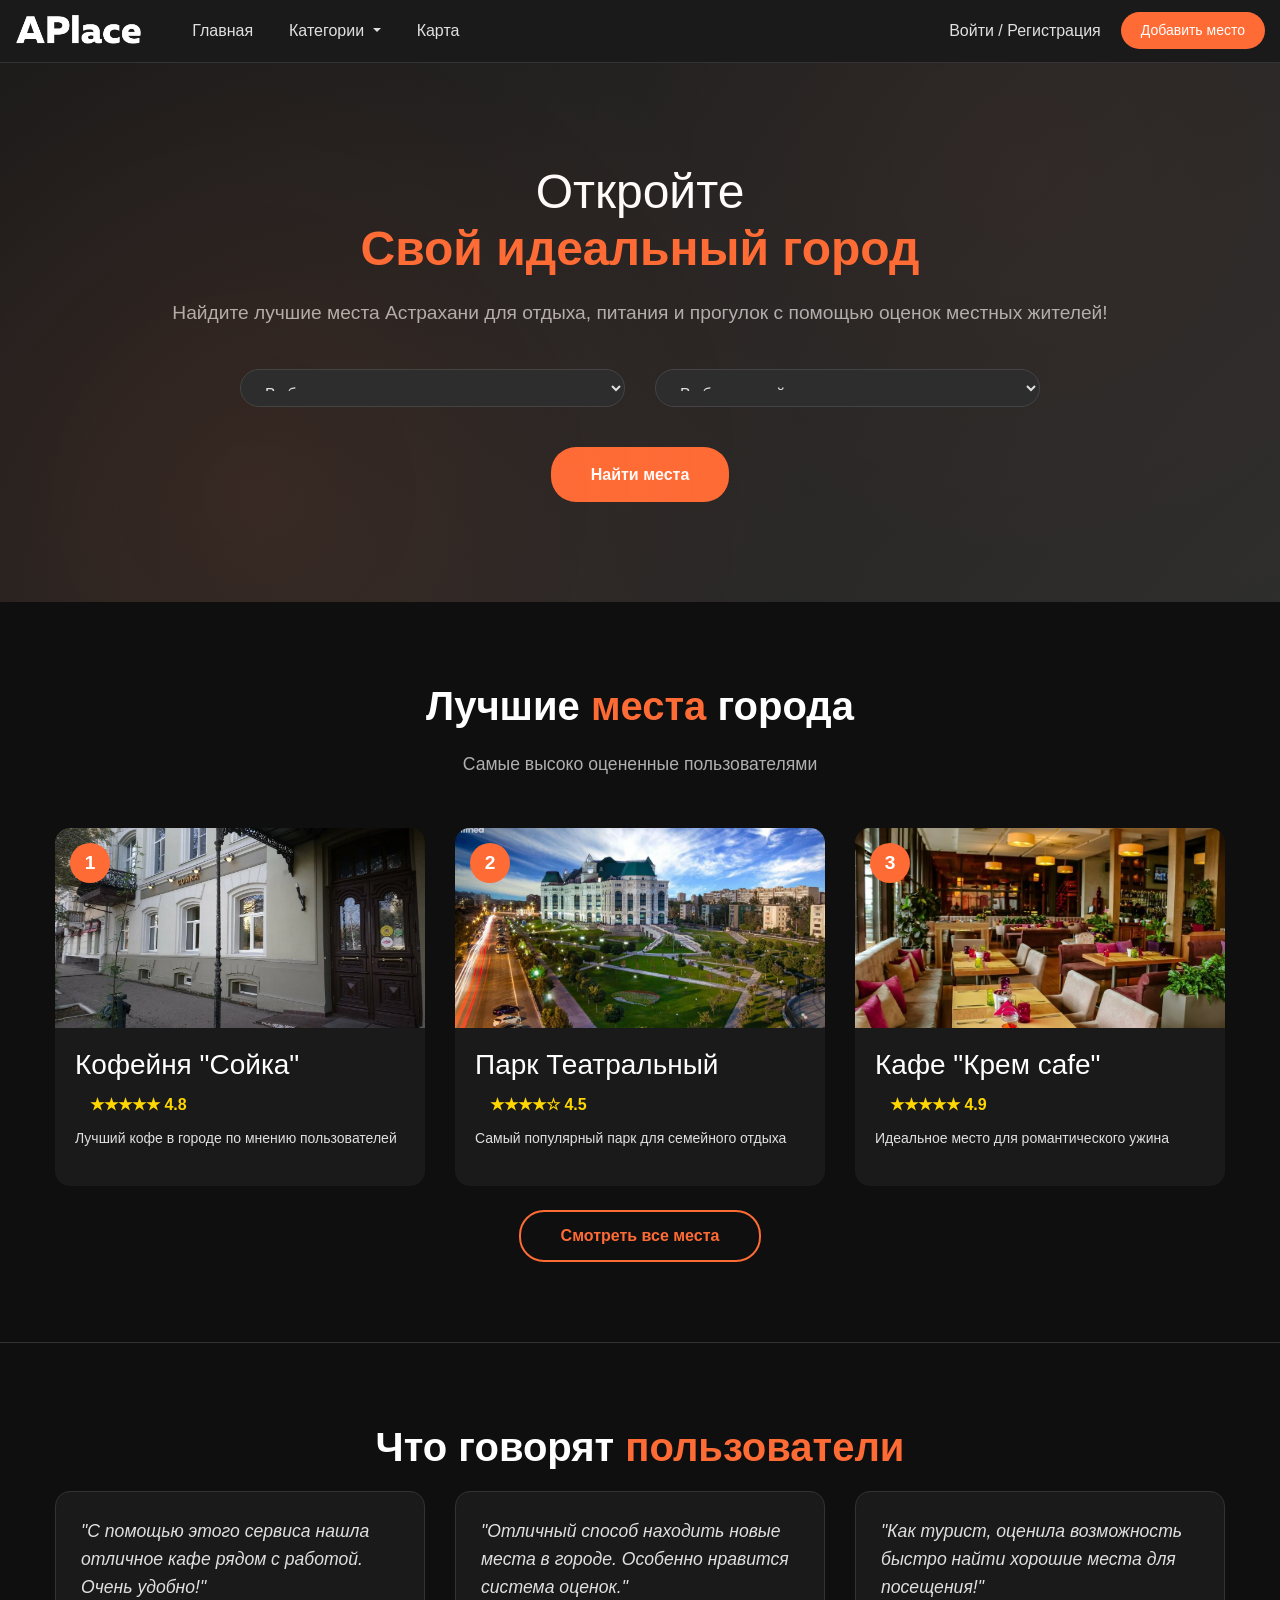
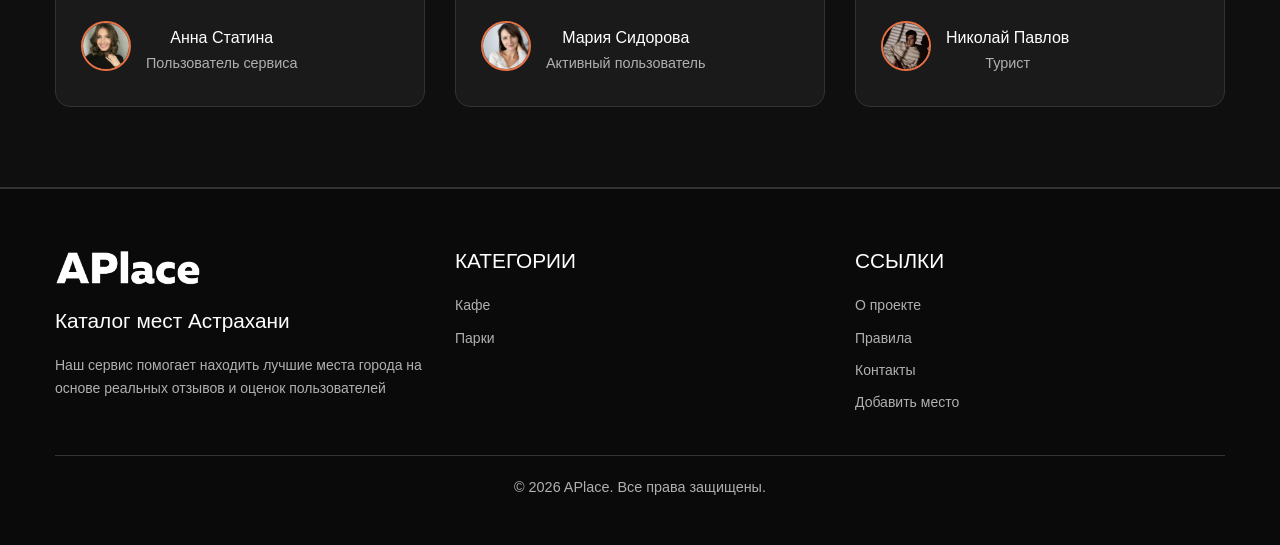
<file: index.html>
<!DOCTYPE html>
<html lang="ru">
<head>
    <meta charset="utf-8">
    <meta name="viewport" content="width=device-width, initial-scale=1">
    <title>APlace - Каталог мест Астрахани</title>
    <link rel="stylesheet" href="css/bootstrap.min.css">
    <link rel="stylesheet" href="css/style.css">
</head>

<body>

<header class="header_section">
    <nav class="navbar navbar-expand-lg navbar-light bg-light">
        <div class="container-fluid">
            <a class="navbar-brand" href="index.html">
                <img src="images/logo.png" alt="APlace" class="logo">
            </a>
            <button class="navbar-toggler" type="button" data-toggle="collapse" data-target="#navbarNavDropdown" aria-controls="navbarNavDropdown" aria-expanded="false" aria-label="Toggle navigation">
                <span class="navbar-toggler-icon"></span>
            </button>
            <div class="collapse navbar-collapse" id="navbarNavDropdown">
                <ul class="navbar-nav mr-auto">
                    <li class="nav-item active">
                        <a class="nav-link" href="index.html">Главная</a>
                    </li>
                    <li class="nav-item dropdown">
                        <a class="nav-link dropdown-toggle" href="#" id="navbarDropdownMenuLink" role="button" data-toggle="dropdown" aria-haspopup="true" aria-expanded="false">
                            Категории
                        </a>
                        <div class="dropdown-menu" aria-labelledby="navbarDropdownMenuLink">
                            <a class="dropdown-item" href="catalog.html?category=cafe">Кафе</a>
                            <a class="dropdown-item" href="catalog.html?category=park">Парки</a>
                            <div class="dropdown-divider"></div>
                            <a class="dropdown-item" href="catalog.html">Все категории</a>
                        </div>
                    </li>
                    <li class="nav-item">
                        <a class="nav-link" href="map.html">Карта</a>
                    </li>
                </ul>
                <div class="navbar-actions">
                    <a href="login.html" class="login-text">Войти / Регистрация</a>
                    <a href="add-place.html" class="btn btn-primary">Добавить место</a>
                </div>
            </div>
        </div>
    </nav>
</header>

    <section class="banner_section">
        <div class="container">
            <h1 class="discover_text">Откройте</h1>
            <h1 class="amazing_text">Свой идеальный город</h1>
            <p class="find_text">Найдите лучшие места Астрахани для отдыха, питания и прогулок с помощью оценок местных жителей!</p>
            
            <div class="search-section">
                <form id="searchForm" action="catalog.html" method="get">
                    <div class="row">
                        <div class="col-md-6">
                            <select class="form-control" name="category" id="categorySelect">
                                <option value="">Выберите категорию</option>
                                <option value="cafe">Кафе</option>
                                <option value="park">Парки</option>
                            </select>
                        </div>
                        <div class="col-md-6">
                            <select class="form-control" name="district" id="districtSelect">
                                <option value="">Выберите район</option>
                                <option value="kirov">Кировский</option>
                                <option value="lenin">Ленинский</option>
                            </select>
                        </div>
                    </div>
                    <div class="search-button">
                        <button type="submit" class="btn-search">Найти места</button>
                    </div>
                </form>
            </div>
        </div>
    </section>

    
    <section class="top_places_section">
        <div class="container">
            <h2 class="section-title">Лучшие <span>места</span> города</h2>
            <p class="section-subtitle">Самые высоко оцененные пользователями</p>
            
            <div class="row">
                <div class="col-md-4">
                    <a href="place.html?id=1" class="top-place-card">
                        <div class="place-rank">1</div>
                        <img src="images/m1.webp" alt="Кофейня Сойка">
                        <div class="place-info">
                            <h3>Кофейня "Сойка"</h3>
                            <div class="place-rating">★★★★★ 4.8</div>
                            <p>Лучший кофе в городе по мнению пользователей</p>
                        </div>
                    </a>
                </div>
                <div class="col-md-4">
                    <a href="place.html?id=2" class="top-place-card">
                        <div class="place-rank">2</div>
                        <img src="images/m2.webp" alt="Парк Театральный">
                        <div class="place-info">
                            <h3>Парк Театральный</h3>
                            <div class="place-rating">★★★★☆ 4.5</div>
                            <p>Самый популярный парк для семейного отдыха</p>
                        </div>
                    </a>
                </div>
                <div class="col-md-4">
                    <a href="place.html?id=3" class="top-place-card">
                        <div class="place-rank">3</div>
                        <img src="images/m3.jpeg" alt="Крем cafe">
                        <div class="place-info">
                            <h3>Кафе "Крем cafe"</h3>
                            <div class="place-rating">★★★★★ 4.9</div>
                            <p>Идеальное место для романтического ужина</p>
                        </div>
                    </a>
                </div>
            </div>
            
            <div class="text-center mt-4">
                <a href="catalog.html" class="btn btn-view-all">Смотреть все места</a>
            </div>
        </div>
    </section>

    <section class="reviews_section">
        <div class="container">
            <h2 class="section-title">Что говорят <span>пользователи</span></h2>
            <div class="row">
                <div class="col-md-4">
                    <div class="review-card">
                        <div class="review-text">
                            "С помощью этого сервиса нашла отличное кафе рядом с работой. Очень удобно!"
                        </div>
                        <div class="review-author">
                            <img src="images/user.webp" alt="Анна">
                            <div>
                                <h4>Анна Статина</h4>
                                <p>Пользователь сервиса</p>
                            </div>
                        </div>
                    </div>
                </div>
                <div class="col-md-4">
                    <div class="review-card">
                        <div class="review-text">
                            "Отличный способ находить новые места в городе. Особенно нравится система оценок."
                        </div>
                        <div class="review-author">
                            <img src="images/user2.jpg" alt="Мария">
                            <div>
                                <h4>Мария Сидорова</h4>
                                <p>Активный пользователь</p>
                            </div>
                        </div>
                    </div>
                </div>
                <div class="col-md-4">
                    <div class="review-card">
                        <div class="review-text">
                            "Как турист, оценила возможность быстро найти хорошие места для посещения!"
                        </div>
                        <div class="review-author">
                            <img src="images/user3.jpg" alt="Николай">
                            <div>
                                <h4>Николай Павлов</h4>
                                <p>Турист</p>
                            </div>
                        </div>
                    </div>
                </div>
            </div>
        </div>
    </section>

    <footer class="footer_section">
        <div class="container">
            <div class="row">
                <div class="col-md-4">
                    <img src="images/logo.png" alt="APlace" class="footer-logo">
                    <h3>Каталог мест Астрахани</h3>
                    <p>Наш сервис помогает находить лучшие места города на основе реальных отзывов и оценок пользователей</p>
                </div>
                <div class="col-md-4">
                    <h3>КАТЕГОРИИ</h3>
                    <div class="footer-links">
                        <a href="catalog.html?category=cafe">Кафе</a>
                        <a href="catalog.html?category=park">Парки</a>
                    </div>
                </div>
                <div class="col-md-4">
                    <h3>ССЫЛКИ</h3>
                    <div class="footer-links">
                        <a href="about.html">О проекте</a>
                        <a href="rules.html">Правила</a>
                        <a href="contact.html">Контакты</a>
                        <a href="add-place.html">Добавить место</a>
                    </div>
                </div>
            </div>
            <div class="copyright">
                <p>© 2026 APlace. Все права защищены.</p>
            </div>
        </div>
    </footer>

    <script src="js/jquery.min.js"></script>
    <script src="js/popper.min.js"></script>
    <script src="js/bootstrap.bundle.min.js"></script>
    
</body>

</html>
</file>
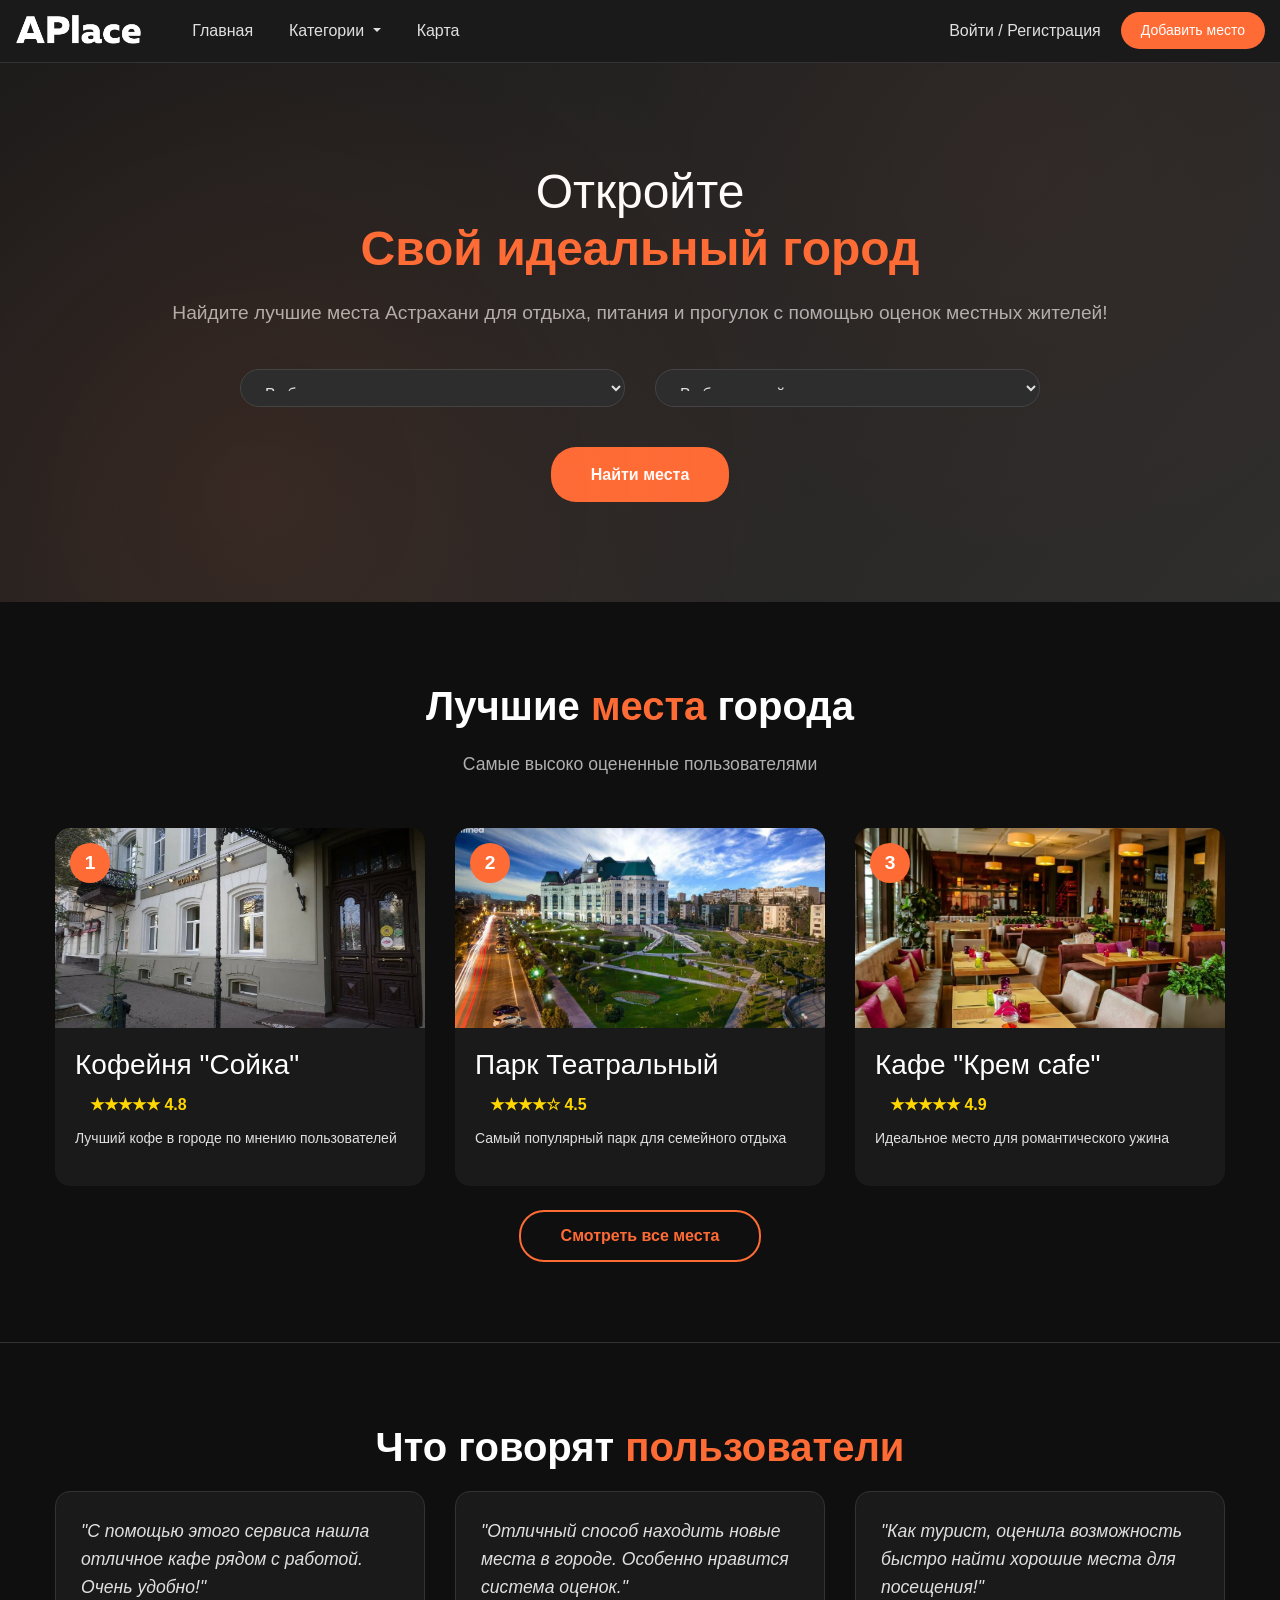
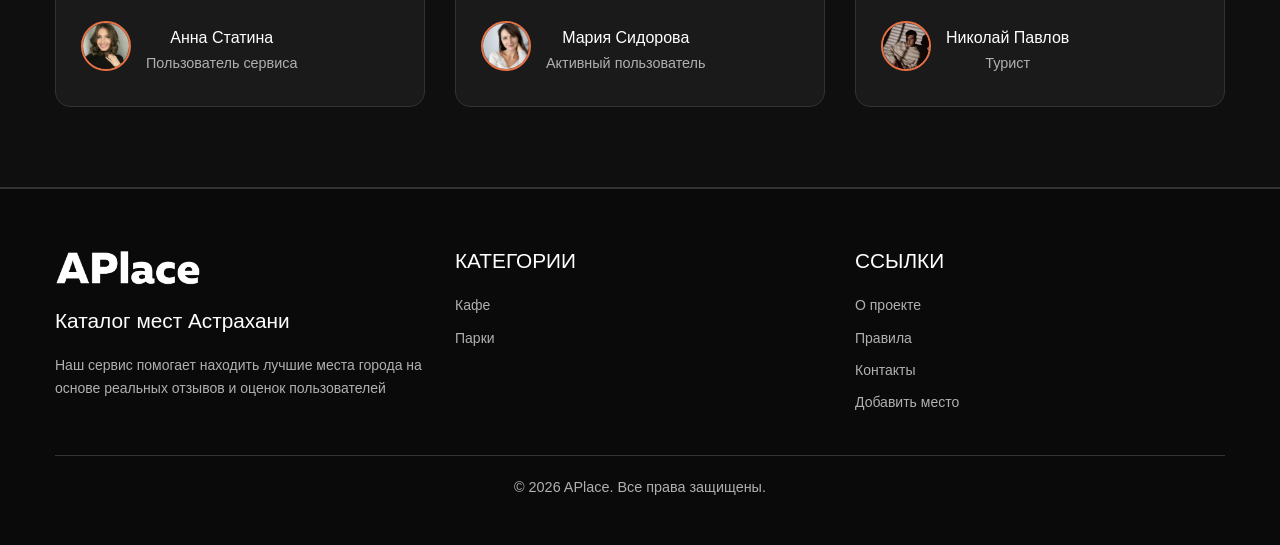
<file: 1/index.html>
<!DOCTYPE html>
<html lang="ru">
<head>
    <meta charset="utf-8">
    <meta name="viewport" content="width=device-width, initial-scale=1">
    <title>APlace - Каталог мест Астрахани</title>
    <link rel="stylesheet" href="css/bootstrap.min.css">
    <link rel="stylesheet" href="css/style.css">
</head>

<body>

<header class="header_section">
    <nav class="navbar navbar-expand-lg navbar-light bg-light">
        <div class="container-fluid">
            <a class="navbar-brand" href="index.html">
                <img src="images/logo.png" alt="APlace" class="logo">
            </a>
            <button class="navbar-toggler" type="button" data-toggle="collapse" data-target="#navbarNavDropdown" aria-controls="navbarNavDropdown" aria-expanded="false" aria-label="Toggle navigation">
                <span class="navbar-toggler-icon"></span>
            </button>
            <div class="collapse navbar-collapse" id="navbarNavDropdown">
                <ul class="navbar-nav mr-auto">
                    <li class="nav-item active">
                        <a class="nav-link" href="index.html">Главная</a>
                    </li>
                    <li class="nav-item dropdown">
                        <a class="nav-link dropdown-toggle" href="#" id="navbarDropdownMenuLink" role="button" data-toggle="dropdown" aria-haspopup="true" aria-expanded="false">
                            Категории
                        </a>
                        <div class="dropdown-menu" aria-labelledby="navbarDropdownMenuLink">
                            <a class="dropdown-item" href="catalog.html?category=cafe">Кафе</a>
                            <a class="dropdown-item" href="catalog.html?category=park">Парки</a>
                            <div class="dropdown-divider"></div>
                            <a class="dropdown-item" href="catalog.html">Все категории</a>
                        </div>
                    </li>
                    <li class="nav-item">
                        <a class="nav-link" href="map.html">Карта</a>
                    </li>
                </ul>
                <div class="navbar-actions">
                    <a href="login.html" class="login-text">Войти / Регистрация</a>
                    <a href="add-place.html" class="btn btn-primary">Добавить место</a>
                </div>
            </div>
        </div>
    </nav>
</header>

    <section class="banner_section">
        <div class="container">
            <h1 class="discover_text">Откройте</h1>
            <h1 class="amazing_text">Свой идеальный город</h1>
            <p class="find_text">Найдите лучшие места Астрахани для отдыха, питания и прогулок с помощью оценок местных жителей!</p>
            
            <div class="search-section">
                <form id="searchForm" action="catalog.html" method="get">
                    <div class="row">
                        <div class="col-md-6">
                            <select class="form-control" name="category" id="categorySelect">
                                <option value="">Выберите категорию</option>
                                <option value="cafe">Кафе</option>
                                <option value="park">Парки</option>
                            </select>
                        </div>
                        <div class="col-md-6">
                            <select class="form-control" name="district" id="districtSelect">
                                <option value="">Выберите район</option>
                                <option value="kirov">Кировский</option>
                                <option value="lenin">Ленинский</option>
                            </select>
                        </div>
                    </div>
                    <div class="search-button">
                        <button type="submit" class="btn-search">Найти места</button>
                    </div>
                </form>
            </div>
        </div>
    </section>

    
    <section class="top_places_section">
        <div class="container">
            <h2 class="section-title">Лучшие <span>места</span> города</h2>
            <p class="section-subtitle">Самые высоко оцененные пользователями</p>
            
            <div class="row">
                <div class="col-md-4">
                    <a href="place.html?id=1" class="top-place-card">
                        <div class="place-rank">1</div>
                        <img src="images/m1.webp" alt="Кофейня Сойка">
                        <div class="place-info">
                            <h3>Кофейня "Сойка"</h3>
                            <div class="place-rating">★★★★★ 4.8</div>
                            <p>Лучший кофе в городе по мнению пользователей</p>
                        </div>
                    </a>
                </div>
                <div class="col-md-4">
                    <a href="place.html?id=2" class="top-place-card">
                        <div class="place-rank">2</div>
                        <img src="images/m2.webp" alt="Парк Театральный">
                        <div class="place-info">
                            <h3>Парк Театральный</h3>
                            <div class="place-rating">★★★★☆ 4.5</div>
                            <p>Самый популярный парк для семейного отдыха</p>
                        </div>
                    </a>
                </div>
                <div class="col-md-4">
                    <a href="place.html?id=3" class="top-place-card">
                        <div class="place-rank">3</div>
                        <img src="images/m3.jpeg" alt="Крем cafe">
                        <div class="place-info">
                            <h3>Кафе "Крем cafe"</h3>
                            <div class="place-rating">★★★★★ 4.9</div>
                            <p>Идеальное место для романтического ужина</p>
                        </div>
                    </a>
                </div>
            </div>
            
            <div class="text-center mt-4">
                <a href="catalog.html" class="btn btn-view-all">Смотреть все места</a>
            </div>
        </div>
    </section>

    <section class="reviews_section">
        <div class="container">
            <h2 class="section-title">Что говорят <span>пользователи</span></h2>
            <div class="row">
                <div class="col-md-4">
                    <div class="review-card">
                        <div class="review-text">
                            "С помощью этого сервиса нашла отличное кафе рядом с работой. Очень удобно!"
                        </div>
                        <div class="review-author">
                            <img src="images/user.webp" alt="Анна">
                            <div>
                                <h4>Анна Статина</h4>
                                <p>Пользователь сервиса</p>
                            </div>
                        </div>
                    </div>
                </div>
                <div class="col-md-4">
                    <div class="review-card">
                        <div class="review-text">
                            "Отличный способ находить новые места в городе. Особенно нравится система оценок."
                        </div>
                        <div class="review-author">
                            <img src="images/user2.jpg" alt="Мария">
                            <div>
                                <h4>Мария Сидорова</h4>
                                <p>Активный пользователь</p>
                            </div>
                        </div>
                    </div>
                </div>
                <div class="col-md-4">
                    <div class="review-card">
                        <div class="review-text">
                            "Как турист, оценила возможность быстро найти хорошие места для посещения!"
                        </div>
                        <div class="review-author">
                            <img src="images/user3.jpg" alt="Николай">
                            <div>
                                <h4>Николай Павлов</h4>
                                <p>Турист</p>
                            </div>
                        </div>
                    </div>
                </div>
            </div>
        </div>
    </section>

    <footer class="footer_section">
        <div class="container">
            <div class="row">
                <div class="col-md-4">
                    <img src="images/logo.png" alt="APlace" class="footer-logo">
                    <h3>Каталог мест Астрахани</h3>
                    <p>Наш сервис помогает находить лучшие места города на основе реальных отзывов и оценок пользователей</p>
                </div>
                <div class="col-md-4">
                    <h3>КАТЕГОРИИ</h3>
                    <div class="footer-links">
                        <a href="catalog.html?category=cafe">Кафе</a>
                        <a href="catalog.html?category=park">Парки</a>
                    </div>
                </div>
                <div class="col-md-4">
                    <h3>ССЫЛКИ</h3>
                    <div class="footer-links">
                        <a href="about.html">О проекте</a>
                        <a href="rules.html">Правила</a>
                        <a href="contact.html">Контакты</a>
                        <a href="add-place.html">Добавить место</a>
                    </div>
                </div>
            </div>
            <div class="copyright">
                <p>© 2026 APlace. Все права защищены.</p>
            </div>
        </div>
    </footer>

    <script src="js/jquery.min.js"></script>
    <script src="js/popper.min.js"></script>
    <script src="js/bootstrap.bundle.min.js"></script>
    
</body>
</html>
</file>
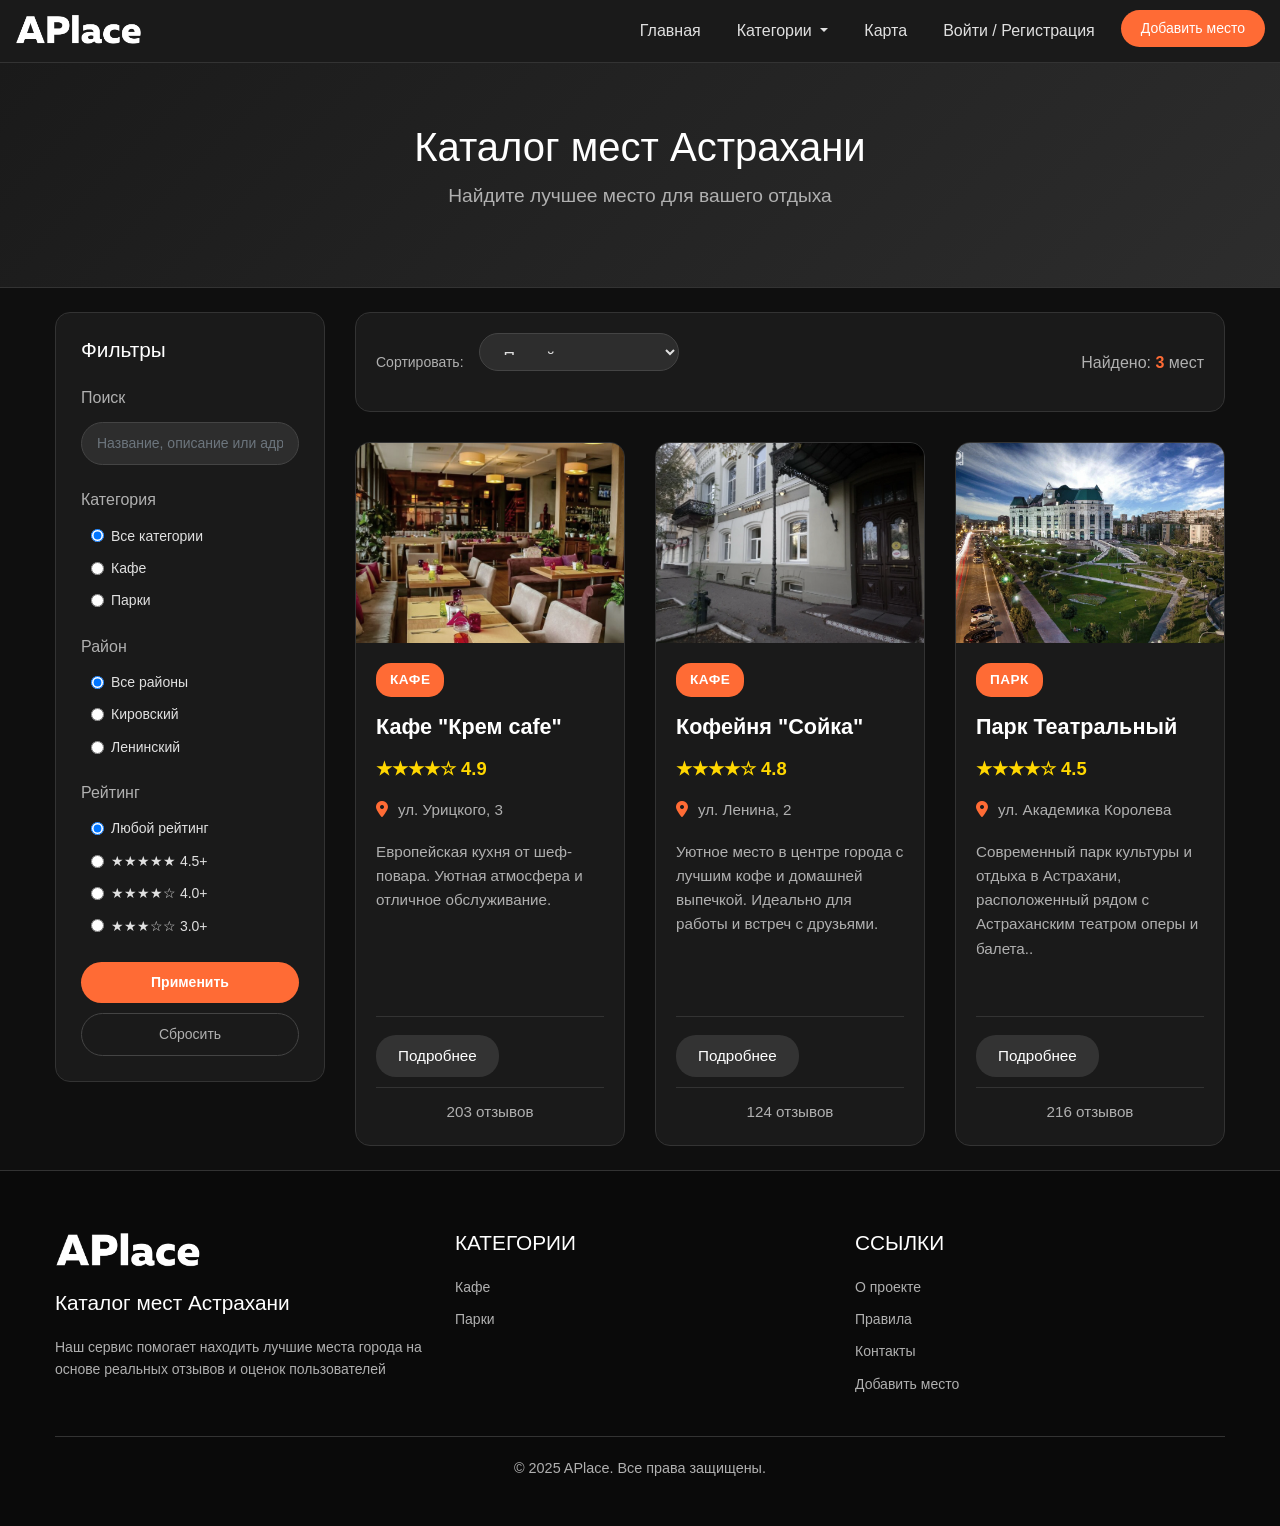
<file: catalog.html>
<!DOCTYPE html>
<html lang="ru">
<head>
    <meta charset="utf-8">
    <meta name="viewport" content="width=device-width, initial-scale=1">
    <title>Каталог мест - APlace</title>
    <link rel="stylesheet" href="css/bootstrap.min.css">
    <link rel="stylesheet" href="css/style.css">
    <link rel="stylesheet" href="https://cdnjs.cloudflare.com/ajax/libs/font-awesome/6.4.0/css/all.min.css">
</head>

<body>

    <header class="header_section">
        <nav class="navbar navbar-expand-lg navbar-dark">
            <div class="container-fluid">
                <a class="navbar-brand" href="index.html">
                    <img src="images/logo.png" alt="APlace" class="logo">
                </a>
                <button class="navbar-toggler" type="button" data-toggle="collapse" data-target="#mainNavbar">
                    <span class="navbar-toggler-icon"></span>
                </button>
                
                <div class="collapse navbar-collapse" id="mainNavbar">
                    <ul class="navbar-nav ml-auto">
                        <li class="nav-item">
                            <a class="nav-link" href="index.html">Главная</a>
                        </li>
                        <li class="nav-item dropdown">
                            <a class="nav-link dropdown-toggle active" href="#" id="categoriesDropdown" data-toggle="dropdown">
                                Категории
                            </a>
                            <div class="dropdown-menu">
                                <a class="dropdown-item" href="catalog.html?category=cafe">Кафе</a>
                                <a class="dropdown-item" href="catalog.html?category=park">Парки</a>
                                <div class="dropdown-divider"></div>
                                <a class="dropdown-item" href="catalog.html">Все категории</a>
                            </div>
                        </li>
                        <li class="nav-item">
                            <a class="nav-link" href="map.html">Карта</a>
                        </li>
                        <li class="nav-item">
                            <a class="nav-link" href="login.html">Войти / Регистрация</a>
                        </li>
                        <li class="nav-item">
                            <a class="btn btn-primary ml-2" href="add-place.html">Добавить место</a>
                        </li>
                    </ul>
                </div>
            </div>
        </nav>
    </header>

    <div class="catalog-header">
        <div class="container">
            <h1>Каталог мест Астрахани</h1>
            <p>Найдите лучшее место для вашего отдыха</p>
        </div>
    </div>

    <div class="container mt-4">
        <div class="row">
            <!-- Левая колонка - фильтры -->
            <div class="col-lg-3">
                <div class="filters-sidebar">
                    <h3>Фильтры</h3>
                    
                    <!-- ДОБАВЛЕННО ПОЛЕ ПОИСКА -->
                    <div class="filter-group">
                        <h4>Поиск</h4>
                        <input type="text" 
                               class="form-control search-input" 
                               id="searchInput" 
                               placeholder="Название, описание или адрес...">
                    </div>
                    
                    <div class="filter-group">
                        <h4>Категория</h4>
                        <div class="filter-options">
                            <div class="form-check">
                                <input class="form-check-input" type="radio" name="category" id="catAll" value="all" checked>
                                <label class="form-check-label" for="catAll">Все категории</label>
                            </div>
                            <div class="form-check">
                                <input class="form-check-input" type="radio" name="category" id="catCafe" value="cafe">
                                <label class="form-check-label" for="catCafe">Кафе</label>
                            </div>
                            <div class="form-check">
                                <input class="form-check-input" type="radio" name="category" id="catPark" value="park">
                                <label class="form-check-label" for="catPark">Парки</label>
                            </div>
                        </div>
                    </div>
                    
                    <div class="filter-group">
                        <h4>Район</h4>
                        <div class="filter-options">
                            <div class="form-check">
                                <input class="form-check-input" type="radio" name="district" id="distAll" value="all" checked>
                                <label class="form-check-label" for="distAll">Все районы</label>
                            </div>
                            <div class="form-check">
                                <input class="form-check-input" type="radio" name="district" id="distKirov" value="kirov">
                                <label class="form-check-label" for="distKirov">Кировский</label>
                            </div>
                            <div class="form-check">
                                <input class="form-check-input" type="radio" name="district" id="distLenin" value="lenin">
                                <label class="form-check-label" for="distLenin">Ленинский</label>
                            </div>
                        </div>
                    </div>
                    
                    <div class="filter-group">
                        <h4>Рейтинг</h4>
                        <div class="filter-options">
                            <div class="form-check">
                                <input class="form-check-input" type="radio" name="rating" id="ratingAll" value="all" checked>
                                <label class="form-check-label" for="ratingAll">Любой рейтинг</label>
                            </div>
                            <div class="form-check">
                                <input class="form-check-input" type="radio" name="rating" id="rating5" value="5">
                                <label class="form-check-label" for="rating5">★★★★★ 4.5+</label>
                            </div>
                            <div class="form-check">
                                <input class="form-check-input" type="radio" name="rating" id="rating4" value="4">
                                <label class="form-check-label" for="rating4">★★★★☆ 4.0+</label>
                            </div>
                            <div class="form-check">
                                <input class="form-check-input" type="radio" name="rating" id="rating3" value="3">
                                <label class="form-check-label" for="rating3">★★★☆☆ 3.0+</label>
                            </div>
                        </div>
                    </div>
                    
                    <button class="btn btn-apply-filters" id="applyFilters">Применить</button>
                    <button class="btn btn-clear-filters" id="clearFilters">Сбросить</button>
                </div>
            </div>
            
            <div class="col-lg-9">
                <div class="catalog-tools">
                    <div class="sorting">
                        <label for="sortSelect">Сортировать:</label>
                        <select class="form-control" id="sortSelect">
                            <option value="rating">По рейтингу</option>
                            <option value="reviews">По количеству отзывов</option>
                            <option value="name">По названию</option>
                        </select>
                    </div>
                    <div class="results-count">
                        Найдено: <span id="foundCount">0</span> мест
                    </div>
                </div>
                
                <div class="row" id="placesContainer">
                    <!-- места в js -->
                </div>
                
            </div>
        </div>
    </div>

    <footer class="footer_section">
        <div class="container">
            <div class="row">
                <div class="col-md-4">
                    <img src="images/logo.png" alt="APlace" class="footer-logo">
                    <h3>Каталог мест Астрахани</h3>
                    <p>Наш сервис помогает находить лучшие места города на основе реальных отзывов и оценок пользователей</p>
                </div>
                <div class="col-md-4">
                    <h3>КАТЕГОРИИ</h3>
                    <div class="footer-links">
                        <a href="catalog.html?category=cafe">Кафе</a>
                        <a href="catalog.html?category=park">Парки</a>
                    </div>
                </div>
                <div class="col-md-4">
                    <h3>ССЫЛКИ</h3>
                    <div class="footer-links">
                        <a href="about.html">О проекте</a>
                        <a href="rules.html">Правила</a>
                        <a href="contact.html">Контакты</a>
                        <a href="add-place.html">Добавить место</a>
                    </div>
                </div>
            </div>
            <div class="copyright">
                <p>© 2025 APlace. Все права защищены.</p>
            </div>
        </div>
    </footer>

    <script src="js/jquery.min.js"></script>
    <script src="js/popper.min.js"></script>
    <script src="js/bootstrap.bundle.min.js"></script>
    <script src="js/catalog.js"></script>
    
</body>
</html>
</file>
<file: css/style.css>
/* style.css */
* {
    box-sizing: border-box;
    transition: ease all 0.3s;
}

body {
    color: #e0e0e0;
    font-size: 14px;
    font-family: 'Poppins', sans-serif;
    line-height: 1.6;
    font-weight: normal;
    margin: 0;
    padding: 0;
    background: #0f0f0f;
}

/* Header - FIXED DARK VERSION */
.header_section {
    background: #1a1a1a !important;
    padding: 10px 0;
    width: 100%;
    border-bottom: 1px solid #333;
}

.navbar {
    padding: 0;
    background: #1a1a1a !important;
}

.bg-light {
    background-color: #1a1a1a !important;
}

.navbar-light {
    background-color: #1a1a1a !important;
}

.navbar-light .navbar-toggler {
    border-color: #444;
    background: #2d2d2d;
}

.navbar-light .navbar-toggler-icon {
    background-image: url("data:image/svg+xml,%3csvg xmlns='http://www.w3.org/2000/svg' viewBox='0 0 30 30'%3e%3cpath stroke='rgba%28255, 255, 255, 0.8%29' stroke-linecap='round' stroke-miterlimit='10' stroke-width='2' d='M4 7h22M4 15h22M4 23h22'/%3e%3c/svg%3e");
}

.navbar-brand {
    padding: 0;
    margin-right: 30px;
}

.navbar-brand img,
.logo img {
    max-height: 35px !important;
    width: auto !important;
    height: auto !important;
    filter: brightness(0) invert(1);
}

.navbar-nav .nav-link {
    color: #e0e0e0 !important;
    font-weight: 500;
    margin: 0 10px;
    font-size: 16px;
}

.navbar-nav .nav-link:hover {
    color: #ff6b35 !important;
}

.navbar-actions {
    display: flex;
    align-items: center;
    gap: 20px;
}

.login-text {
    color: #e0e0e0;
    font-weight: 500;
    text-decoration: none;
    font-size: 16px;
}

.login-text:hover {
    color: #ff6b35;
    text-decoration: none;
}

.btn-primary {
    background: #ff6b35;
    border: none;
    border-radius: 25px;
    padding: 8px 20px;
    font-size: 14px;
    color: white;
}

.btn-primary:hover {
    background: #e55a2b;
    color: white;
}

/* Dropdown styles */
.dropdown-menu {
    border: 1px solid #333;
    box-shadow: 0 5px 15px rgba(0,0,0,0.3);
    border-radius: 10px;
    background: #1a1a1a;
}

.dropdown-item {
    padding: 8px 20px;
    color: #e0e0e0;
}

.dropdown-item:hover {
    background: #2d2d2d;
    color: #ff6b35;
}

/* Banner */
.banner_section {
    background: linear-gradient(135deg, #1a1a1a 0%, #2d2d2d 100%);
    color: white;
    padding: 100px 0;
    text-align: center;
    position: relative;
    overflow: hidden;
}

.banner_section::before {
    content: '';
    position: absolute;
    top: 0;
    left: 0;
    right: 0;
    bottom: 0;
    background: 
        radial-gradient(circle at 20% 80%, rgba(255, 107, 53, 0.1) 0%, transparent 50%),
        radial-gradient(circle at 80% 20%, rgba(255, 107, 53, 0.05) 0%, transparent 50%);
    pointer-events: none;
}

.discover_text {
    font-size: 3rem;
    font-weight: 300;
    margin-bottom: 0;
    color: #ffffff;
}

.amazing_text {
    font-size: 3rem;
    font-weight: 700;
    color: #ff6b35;
    margin-bottom: 20px;
}

.find_text {
    font-size: 1.2rem;
    margin-bottom: 40px;
    color: #b0b0b0;
}

.search-section {
    max-width: 800px;
    margin: 0 auto;
}

.form-control {
    border-radius: 25px;
    border: 1px solid #444;
    padding: 15px 20px;
    margin-bottom: 20px;
    font-size: 16px;
    background: #2d2d2d;
    color: #e0e0e0;
}

.form-control:focus {
    border-color: #ff6b35;
    background: #333;
    color: #ffffff;
    box-shadow: 0 0 0 0.2rem rgba(255, 107, 53, 0.25);
}

.btn-search {
    background: #ff6b35;
    color: white;
    padding: 15px 40px;
    border-radius: 25px;
    font-weight: 600;
    text-decoration: none;
    display: inline-block;
    margin-top: 20px;
    border: none;
    font-size: 16px;
}

.btn-search:hover {
    background: #e55a2b;
    color: white;
    text-decoration: none;
}

/* Sections */
.section-title {
    text-align: center;
    font-size: 2.5rem;
    margin-bottom: 20px;
    font-weight: 700;
    color: #ffffff;
}

.section-title span {
    color: #ff6b35;
}

.section-subtitle {
    text-align: center;
    color: #b0b0b0;
    margin-bottom: 50px;
    font-size: 1.1rem;
}

/* How it works */
.work_section {
    background: #1a1a1a;
    padding: 80px 0;
    border-bottom: 1px solid #333;
}

.step-item {
    text-align: center;
    padding: 30px 20px;
}

.step-number {
    background: #ff6b35;
    color: white;
    width: 60px;
    height: 60px;
    border-radius: 50%;
    display: flex;
    align-items: center;
    justify-content: center;
    font-size: 1.5rem;
    font-weight: bold;
    margin: 0 auto 20px;
}

.step-item h3 {
    font-size: 1.3rem;
    margin-bottom: 15px;
    color: #ffffff;
}

.step-item p {
    color: #b0b0b0;
    line-height: 1.6;
}

/* Places */
.places_section {
    padding: 80px 0;
    background: #0f0f0f;
    border-bottom: 1px solid #333;
}

.place-card {
    background: #1a1a1a;
    border-radius: 15px;
    margin-bottom: 30px;
    overflow: hidden;
    transition: all 0.3s ease;
    border: 1px solid #333;
}

.place-card:hover {
    transform: translateY(-5px);
    border-color: #ff6b35;
    box-shadow: 0 10px 30px rgba(255, 107, 53, 0.2);
}

.place-image {
    width: 100%;
    height: 200px;
    object-fit: cover;
    filter: grayscale(30%);
}

.place-category {
    background: #ff6b35;
    color: white;
    padding: 5px 15px;
    display: inline-block;
    border-radius: 15px;
    margin: 15px;
    font-size: 0.9rem;
    font-weight: 500;
}

.place-title {
    padding: 0 15px;
    font-size: 1.2rem;
    margin-bottom: 10px;
    color: #ffffff;
}

.place-rating {
    padding: 0 15px;
    color: #ffd700;
    font-weight: bold;
    margin-bottom: 10px;
    font-size: 1rem;
}

.place-description {
    padding: 0 15px 20px;
    color: #b0b0b0;
    margin: 0;
    line-height: 1.5;
}

/* Map */
.map_section {
    padding: 80px 0;
    background: #1a1a1a;
    border-bottom: 1px solid #333;
}

.map-container {
    border-radius: 15px;
    overflow: hidden;
    border: 1px solid #333;
}

/* Reviews */
.reviews_section {
    padding: 80px 0;
    background: #0f0f0f;
    border-bottom: 1px solid #333;
}

.review-item {
    background: #1a1a1a;
    border-radius: 15px;
    padding: 30px;
    border: 1px solid #333;
}

.review-content {
    display: flex;
    align-items: center;
    gap: 30px;
}

.review-author {
    text-align: center;
    flex-shrink: 0;
}

.review-author img {
    width: 80px;
    height: 80px;
    border-radius: 50%;
    object-fit: cover;
    margin-bottom: 10px;
    border: 3px solid #ff6b35;
    filter: grayscale(20%);
}

.review-author h4 {
    margin: 0 0 5px 0;
    color: #ffffff;
    font-size: 1.2rem;
}

.review-place {
    color: #ff6b35;
    font-weight: 500;
    margin: 5px 0;
    font-size: 1rem;
}

.review-rating {
    color: #ffd700;
    font-size: 1.1rem;
}

.review-text {
    flex: 1;
}

.review-text p {
    font-size: 1.1rem;
    line-height: 1.6;
    color: #e0e0e0;
    margin: 0;
}

/* Contact */
.contact_section {
    padding: 80px 0;
    background: #1a1a1a;
}

.contact-form {
    max-width: 600px;
    margin: 0 auto;
}

.contact-form input,
.contact-form textarea {
    width: 100%;
    padding: 15px;
    margin-bottom: 20px;
    border: 1px solid #444;
    border-radius: 10px;
    font-size: 1rem;
    font-family: 'Poppins', sans-serif;
    background: #2d2d2d;
    color: #e0e0e0;
}

.contact-form input:focus,
.contact-form textarea:focus {
    border-color: #ff6b35;
    background: #333;
    color: #ffffff;
    box-shadow: 0 0 0 0.2rem rgba(255, 107, 53, 0.25);
}

.contact-form textarea {
    height: 120px;
    resize: vertical;
}

.btn-submit {
    background: #ff6b35;
    color: white;
    border: none;
    padding: 15px 40px;
    border-radius: 25px;
    font-size: 1.1rem;
    font-weight: 600;
    cursor: pointer;
    display: block;
    margin: 0 auto;
    transition: background 0.3s ease;
}

.btn-submit:hover {
    background: #e55a2b;
}

/* Footer */
.footer_section {
    background: #0a0a0a;
    color: #b0b0b0;
    padding: 60px 0 30px;
    border-top: 1px solid #333;
}

.footer-logo {
    max-height: 40px;
    margin-bottom: 20px;
    filter: brightness(0) invert(1);
}

.footer_section h3 {
    color: #ffffff;
    font-size: 1.3rem;
    margin-bottom: 20px;
}

.footer_section p {
    color: #b0b0b0;
    line-height: 1.6;
}

.footer-links {
    display: flex;
    flex-direction: column;
    gap: 10px;
}

.footer-links a {
    color: #b0b0b0;
    text-decoration: none;
    transition: color 0.3s ease;
}

.footer-links a:hover {
    color: #ff6b35;
    text-decoration: none;
}

.copyright {
    text-align: center;
    margin-top: 40px;
    padding-top: 20px;
    border-top: 1px solid #333;
    color: #666;
    font-size: 0.9rem;
}

/* Responsive */
@media (max-width: 768px) {
    .discover_text,
    .amazing_text {
        font-size: 2rem;
    }
    
    .section-title {
        font-size: 2rem;
    }
    
    .review-content {
        flex-direction: column;
        text-align: center;
    }
    
    .navbar-actions {
        flex-direction: column;
        gap: 10px;
        margin-top: 15px;
    }
    
    .navbar-brand img,
    .logo img {
        max-height: 30px !important;
    }
    
    .btn-primary {
        padding: 6px 15px;
        font-size: 13px;
    }
    
    .login-text {
        font-size: 14px;
    }
}

@media (max-width: 576px) {
    .banner_section {
        padding: 60px 0;
    }
    
    .discover_text,
    .amazing_text {
        font-size: 1.8rem;
    }
    
    .find_text {
        font-size: 1rem;
    }
    
    .section-title {
        font-size: 1.8rem;
    }
    
    .work_section,
    .places_section,
    .map_section,
    .reviews_section,
    .contact_section {
        padding: 60px 0;
    }
}

/* Utility classes */
.container {
    max-width: 1200px;
}

.row {
    margin: 0 -15px;
}

.col-md-6, .col-md-8, .col-lg-3, .col-md-4 {
    padding: 0 15px;
}

/* Selection color */
::selection {
    background: #ff6b35;
    color: white;
}

::-moz-selection {
    background: #ff6b35;
    color: white;
}

/* Scrollbar styling for webkit browsers */
::-webkit-scrollbar {
    width: 8px;
}

::-webkit-scrollbar-track {
    background: #1a1a1a;
}

::-webkit-scrollbar-thumb {
    background: #ff6b35;
    border-radius: 4px;
}

::-webkit-scrollbar-thumb:hover {
    background: #e55a2b;
}

/* Fix for navbar dropdowns */
.navbar-light .navbar-nav .nav-link.show {
    color: #ff6b35 !important;
}

.navbar-light .navbar-nav .dropdown-menu {
    background: #1a1a1a;
    border: 1px solid #333;
}

.navbar-light .navbar-nav .dropdown-item {
    color: #e0e0e0;
}

.navbar-light .navbar-nav .dropdown-item:hover {
    background: #2d2d2d;
    color: #ff6b35;
}

/* Добавить в конец style.css */

/* Категории на главной */
.categories_section {
    padding: 80px 0;
    background: #1a1a1a;
    border-bottom: 1px solid #333;
}

.category-card {
    display: block;
    text-align: center;
    padding: 30px 20px;
    background: #2d2d2d;
    border-radius: 15px;
    text-decoration: none;
    color: #e0e0e0;
    transition: all 0.3s ease;
    height: 100%;
}

.category-card:hover {
    background: #ff6b35;
    color: white;
    text-decoration: none;
    transform: translateY(-5px);
}

.category-icon {
    font-size: 3rem;
    color: #ff6b35;
    margin-bottom: 20px;
}

.category-card:hover .category-icon {
    color: white;
}

.category-card h3 {
    color: white;
    margin-bottom: 10px;
}

/* Лучшие места */
.top_places_section {
    padding: 80px 0;
    background: #0f0f0f;
    border-bottom: 1px solid #333;
}

.top-place-card {
    display: block;
    position: relative;
    background: #1a1a1a;
    border-radius: 15px;
    overflow: hidden;
    text-decoration: none;
    color: #e0e0e0;
    transition: all 0.3s ease;
    height: 100%;
}

.top-place-card:hover {
    transform: translateY(-5px);
    text-decoration: none;
    color: #e0e0e0;
}

.place-rank {
    position: absolute;
    top: 15px;
    left: 15px;
    background: #ff6b35;
    color: white;
    width: 40px;
    height: 40px;
    border-radius: 50%;
    display: flex;
    align-items: center;
    justify-content: center;
    font-size: 1.2rem;
    font-weight: bold;
    z-index: 2;
}

.top-place-card img {
    width: 100%;
    height: 200px;
    object-fit: cover;
}

.place-info {
    padding: 20px;
}

.place-info h3 {
    color: white;
    margin-bottom: 10px;
}

.btn-view-all {
    background: transparent;
    color: #ff6b35;
    border: 2px solid #ff6b35;
    padding: 12px 40px;
    border-radius: 25px;
    text-decoration: none;
    font-weight: 600;
    transition: all 0.3s ease;
}

.btn-view-all:hover {
    background: #ff6b35;
    color: white;
    text-decoration: none;
}

/* Каталог */
.catalog-header {
    background: linear-gradient(135deg, #1a1a1a 0%, #2d2d2d 100%);
    padding: 60px 0;
    text-align: center;
    border-bottom: 1px solid #333;
}

.catalog-header h1 {
    color: white;
    font-size: 2.5rem;
    margin-bottom: 10px;
}

.catalog-header p {
    color: #b0b0b0;
    font-size: 1.2rem;
}

/* Фильтры */
.filters-sidebar {
    background: #1a1a1a;
    padding: 25px;
    border-radius: 15px;
    border: 1px solid #333;
}

.filters-sidebar h3 {
    color: white;
    margin-bottom: 25px;
    font-size: 1.3rem;
}

.filter-group {
    margin-bottom: 25px;
}

.filter-group h4 {
    color: #b0b0b0;
    font-size: 1rem;
    margin-bottom: 15px;
    font-weight: 500;
}

.filter-options {
    padding-left: 10px;
}

.form-check {
    margin-bottom: 10px;
}

.form-check-input {
    background-color: #2d2d2d;
    border-color: #444;
}

.form-check-input:checked {
    background-color: #ff6b35;
    border-color: #ff6b35;
}

.form-check-label {
    color: #e0e0e0;
    cursor: pointer;
}

.btn-apply-filters {
    background: #ff6b35;
    color: white;
    border: none;
    padding: 10px 15px;
    border-radius: 25px;
    width: 100%;
    margin-bottom: 10px;
    font-weight: 600;
    font-size: 14px;
    white-space: nowrap;
    overflow: hidden;
    text-overflow: ellipsis;
    max-width: 100%;
    box-sizing: border-box;
}

.btn-clear-filters {
    background: transparent;
    color: #b0b0b0;
    border: 1px solid #444;
    padding: 10px 15px;
    border-radius: 25px;
    width: 100%;
    font-size: 14px;
    white-space: nowrap;
    overflow: hidden;
    text-overflow: ellipsis;
    max-width: 100%;
    box-sizing: border-box;
}

/* Инструменты каталога */
.catalog-tools {
    display: flex;
    justify-content: space-between;
    align-items: center;
    margin-bottom: 30px;
    padding: 20px;
    background: #1a1a1a;
    border-radius: 15px;
    border: 1px solid #333;
}

.sorting {
    display: flex;
    align-items: center;
    gap: 15px;
}

.sorting label {
    color: #b0b0b0;
    margin: 0;
}

.sorting select {
    width: 200px;
    background: #2d2d2d;
    color: #e0e0e0;
    border: 1px solid #444;
}

.results-count {
    color: #b0b0b0;
    font-size: 1rem;
}

.results-count span {
    color: #ff6b35;
    font-weight: 600;
}

/* КАРТОЧКА В КАТАЛОГЕ - ИСПРАВЛЕННАЯ ВЕРСИЯ */
.catalog-place-card {
    background: #1a1a1a;
    border-radius: 15px;
    overflow: hidden;
    transition: all 0.3s ease;
    border: 1px solid #333;
    height: 100%;
    margin-bottom: 30px;
    display: flex;
    flex-direction: column;
}

.catalog-place-card:hover {
    border-color: #ff6b35;
    transform: translateY(-5px);
    box-shadow: 0 10px 30px rgba(255, 107, 53, 0.2);
}

.catalog-place-card img {
    width: 100%;
    height: 200px;
    object-fit: cover;
    display: block;
}

.catalog-place-content {
    padding: 20px;
    flex: 1;
    display: flex;
    flex-direction: column;
}

/* Категория - первая строка */
.place-category-badge {
    background: #ff6b35;
    color: white;
    padding: 6px 14px;
    border-radius: 15px;
    font-size: 0.85rem;
    font-weight: 600;
    text-transform: uppercase;
    display: inline-block;
    margin-bottom: 15px;
    align-self: flex-start;
    letter-spacing: 0.5px;
}

/* Название - вторая строка */
.catalog-place-content h3 {
    color: white;
    font-size: 1.35rem;
    margin: 0 0 12px 0;
    line-height: 1.4;
    font-weight: 600;
    padding: 0;
}

/* Рейтинг - третья строка */
.place-rating-badge {
    color: #ffd700;
    font-weight: bold;
    font-size: 1.15rem;
    margin-bottom: 15px;
    display: block;
    padding: 0;
}

/* Адрес - четвёртая строка */
.place-address {
    color: #b0b0b0;
    font-size: 0.95rem;
    margin-bottom: 18px;
    display: flex;
    align-items: flex-start;
    gap: 10px;
    line-height: 1.5;
}

.place-address i {
    color: #ff6b35;
    font-size: 1rem;
    flex-shrink: 0;
    margin-top: 2px;
}

.place-address span {
    flex: 1;
}

/* Описание - пятая строка */
.place-description-short {
    color: #b0b0b0;
    font-size: 0.95rem;
    margin-bottom: 25px;
    line-height: 1.6;
    flex: 1;
    padding: 0;
}

/* Футер карточки - шестая строка */
.place-footer {
    display: flex;
    justify-content: space-between;
    align-items: center;
    margin-top: auto;
    padding-top: 18px;
    border-top: 1px solid #333;
}

.btn-view-details {
    background: #333;
    color: white;
    padding: 9px 22px;
    border-radius: 20px;
    text-decoration: none;
    font-size: 0.95rem;
    transition: all 0.3s ease;
    border: none;
    cursor: pointer;
    font-weight: 500;
    min-width: 120px;
    text-align: center;
}

.btn-view-details:hover {
    background: #ff6b35;
    color: white;
    text-decoration: none;
    transform: translateY(-2px);
}

.reviews-count {
    color: #b0b0b0;
    font-size: 0.95rem;
    font-weight: 500;
}

/* Кнопка загрузки */
.btn-load-more {
    background: #ff6b35;
    color: white;
    border: none;
    padding: 12px 40px;
    border-radius: 25px;
    font-weight: 600;
    font-size: 1rem;
    cursor: pointer;
    transition: background 0.3s ease;
    display: block;
    margin: 30px auto;
}

.btn-load-more:hover {
    background: #e55a2b;
    color: white;
}

/* Отзывы на главной */
.review-card {
    background: #1a1a1a;
    border-radius: 15px;
    padding: 25px;
    border: 1px solid #333;
    height: 100%;
}

.review-text {
    color: #e0e0e0;
    font-style: italic;
    margin-bottom: 20px;
    font-size: 1.1rem;
    line-height: 1.6;
}

.review-author {
    display: flex;
    align-items: center;
    gap: 15px;
}

.review-author img {
    width: 50px;
    height: 50px;
    border-radius: 50%;
    object-fit: cover;
    border: 2px solid #ff6b35;
}

.review-author h4 {
    color: white;
    margin: 0 0 5px 0;
    font-size: 1rem;
}

.review-author p {
    color: #b0b0b0;
    margin: 0;
    font-size: 0.9rem;
}

/* Адаптивность для каталога */
@media (max-width: 992px) {
    .catalog-place-card img {
        height: 180px;
    }
    
    .catalog-place-content h3 {
        font-size: 1.25rem;
    }
    
    .place-description-short {
        font-size: 0.9rem;
    }
}

@media (max-width: 768px) {
    .catalog-tools {
        flex-direction: column;
        gap: 15px;
        align-items: stretch;
    }
    
    .sorting {
        flex-direction: column;
        align-items: stretch;
        width: 100%;
    }
    
    .sorting select {
        width: 100%;
    }
    
    .results-count {
        text-align: center;
        width: 100%;
    }
    
    .catalog-place-card img {
        height: 160px;
    }
    
    .place-footer {
        flex-direction: column;
        gap: 12px;
        align-items: stretch;
    }
    
    .btn-view-details {
        width: 100%;
        margin-bottom: 5px;
    }
    
    .reviews-count {
        text-align: center;
        width: 100%;
    }
}

@media (max-width: 576px) {
    .catalog-header h1 {
        font-size: 2rem;
    }
    
    .catalog-header p {
        font-size: 1rem;
    }
    
    .catalog-place-card img {
        height: 140px;
    }
    
    .catalog-place-content {
        padding: 15px;
    }
    
    .catalog-place-content h3 {
        font-size: 1.15rem;
    }
    
    .place-category-badge {
        font-size: 0.8rem;
        padding: 5px 12px;
        margin-bottom: 12px;
    }
    
    .place-rating-badge {
        font-size: 1rem;
        margin-bottom: 12px;
    }
    
    .place-address {
        font-size: 0.9rem;
        margin-bottom: 15px;
    }
    
    .place-description-short {
        font-size: 0.85rem;
        margin-bottom: 20px;
    }
    
    .btn-view-details {
        padding: 8px 15px;
        font-size: 0.9rem;
        min-width: 100px;
    }
    
    .reviews-count {
        font-size: 0.9rem;
    }
}

.place-reviews-bottom {
    display: flex;
    justify-content: center;
    align-items: center;
    padding-top: 12px;
    margin-top: 10px;
    border-top: 1px solid #333;
}

.reviews-count {
    color: #b0b0b0;
    font-size: 0.95rem;
    font-weight: 500;
}

/* Адаптивные стили */
@media (max-width: 768px) {
    .place-reviews-bottom {
        padding-top: 10px;
        margin-top: 8px;
    }
    
    .reviews-count {
        font-size: 0.9rem;
    }
}

.search-input {
    background: #2d2d2d;
    border: 1px solid #444;
    color: #e0e0e0;
    border-radius: 25px;
    padding: 10px 15px;
    font-size: 14px;
    width: 100%;
}

.search-input:focus {
    border-color: #ff6b35;
    background: #333;
    color: #ffffff;
    box-shadow: 0 0 0 0.2rem rgba(255, 107, 53, 0.25);
}

.map-container-large {
    height: 600px;
    border-radius: 15px;
    overflow: hidden;
    border: 1px solid #333;
    margin-bottom: 20px;
}

.map-sidebar {
    background: #1a1a1a;
    padding: 25px;
    border-radius: 15px;
    border: 1px solid #333;
    height: 100%;
}

.map-sidebar h3 {
    color: white;
    margin-bottom: 25px;
    font-size: 1.3rem;
}

.places-list {
    max-height: 400px;
    overflow-y: auto;
    margin-top: 20px;
}

.place-list-item {
    background: #2d2d2d;
    border-radius: 10px;
    padding: 15px;
    margin-bottom: 15px;
    border: 1px solid #333;
    transition: all 0.3s ease;
}

.place-list-item:hover {
    border-color: #ff6b35;
    transform: translateY(-2px);
}

.place-list-item.selected {
    border-color: #2196F3;
    box-shadow: 0 0 0 2px rgba(33, 150, 243, 0.3);
}

.place-list-header {
    display: flex;
    justify-content: space-between;
    align-items: center;
    margin-bottom: 10px;
}

.place-list-category {
    background: #ff6b35;
    color: white;
    padding: 4px 12px;
    border-radius: 15px;
    font-size: 0.8rem;
    font-weight: 500;
}

.place-list-item[data-place-id="2"] .place-list-category {
    background: #4CAF50;
}

.place-list-rating {
    color: #ffd700;
    font-weight: bold;
    font-size: 0.9rem;
}

.place-list-title {
    color: white;
    font-size: 1.1rem;
    margin-bottom: 5px;
    font-weight: 600;
}

.place-list-address {
    color: #b0b0b0;
    font-size: 0.9rem;
    margin-bottom: 10px;
    display: flex;
    align-items: center;
    gap: 8px;
}

.place-list-address:before {
    content: "📍";
    font-size: 0.8rem;
}

.place-list-desc {
    color: #b0b0b0;
    font-size: 0.9rem;
    line-height: 1.4;
    margin-bottom: 15px;
}

.btn-view-on-map {
    background: #333;
    color: white;
    border: none;
    padding: 8px 16px;
    border-radius: 20px;
    font-size: 0.9rem;
    width: 100%;
    transition: all 0.3s ease;
    cursor: pointer;
}

.btn-view-on-map:hover {
    background: #ff6b35;
    color: white;
}

.map-legend {
    display: flex;
    justify-content: center;
    gap: 20px;
    background: #1a1a1a;
    padding: 15px;
    border-radius: 10px;
    border: 1px solid #333;
    margin-top: 20px;
}

.legend-item {
    display: flex;
    align-items: center;
    gap: 10px;
    color: #e0e0e0;
}

.legend-color {
    width: 20px;
    height: 20px;
    border-radius: 50%;
    border: 2px solid white;
}

/* Стили для всплывающего окна карты */
.map-popup {
    color: #333;
    min-width: 250px;
}

.map-popup h4 {
    color: #1a1a1a;
    margin-bottom: 10px;
    font-size: 1.1rem;
}

.popup-rating {
    color: #ffd700;
    font-weight: bold;
    margin-bottom: 10px;
}

.popup-address {
    color: #666;
    font-size: 0.9rem;
    margin-bottom: 10px;
    display: flex;
    align-items: center;
    gap: 5px;
}

.popup-address i {
    color: #ff6b35;
}

.popup-desc {
    color: #555;
    font-size: 0.9rem;
    line-height: 1.4;
    margin-bottom: 15px;
}

.popup-footer {
    display: flex;
    justify-content: space-between;
    align-items: center;
}

.popup-reviews {
    color: #666;
    font-size: 0.9rem;
}

.btn-popup-details {
    background: #ff6b35;
    color: white;
    padding: 6px 12px;
    border-radius: 15px;
    text-decoration: none;
    font-size: 0.9rem;
    transition: all 0.3s ease;
}

.btn-popup-details:hover {
    background: #e55a2b;
    color: white;
    text-decoration: none;
}

/* Стили для маркеров */
.custom-marker {
    background: transparent;
    border: none;
}

/* Полоса прокрутки для списка мест */
.places-list::-webkit-scrollbar {
    width: 6px;
}

.places-list::-webkit-scrollbar-track {
    background: #2d2d2d;
    border-radius: 3px;
}

.places-list::-webkit-scrollbar-thumb {
    background: #ff6b35;
    border-radius: 3px;
}

.places-list::-webkit-scrollbar-thumb:hover {
    background: #e55a2b;
}

/* Адаптивность */
@media (max-width: 992px) {
    .map-container-large {
        height: 400px;
    }
}

@media (max-width: 768px) {
    .map-container-large {
        height: 300px;
        margin-bottom: 15px;
    }
    
    .map-legend {
        flex-direction: column;
        gap: 10px;
        align-items: flex-start;
    }
    
    .places-list {
        max-height: 300px;
    }
}

@media (max-width: 576px) {
    .map-container-large {
        height: 250px;
    }
    
    .place-list-item {
        padding: 12px;
    }
    
    .place-list-title {
        font-size: 1rem;
    }
    
    .place-list-desc {
        font-size: 0.85rem;
    }
}
</file>
<file: 1/css/style.css>
/* style.css */
* {
    box-sizing: border-box;
    transition: ease all 0.3s;
}

body {
    color: #e0e0e0;
    font-size: 14px;
    font-family: 'Poppins', sans-serif;
    line-height: 1.6;
    font-weight: normal;
    margin: 0;
    padding: 0;
    background: #0f0f0f;
}

/* Header - FIXED DARK VERSION */
.header_section {
    background: #1a1a1a !important;
    padding: 10px 0;
    width: 100%;
    border-bottom: 1px solid #333;
}

.navbar {
    padding: 0;
    background: #1a1a1a !important;
}

.bg-light {
    background-color: #1a1a1a !important;
}

.navbar-light {
    background-color: #1a1a1a !important;
}

.navbar-light .navbar-toggler {
    border-color: #444;
    background: #2d2d2d;
}

.navbar-light .navbar-toggler-icon {
    background-image: url("data:image/svg+xml,%3csvg xmlns='http://www.w3.org/2000/svg' viewBox='0 0 30 30'%3e%3cpath stroke='rgba%28255, 255, 255, 0.8%29' stroke-linecap='round' stroke-miterlimit='10' stroke-width='2' d='M4 7h22M4 15h22M4 23h22'/%3e%3c/svg%3e");
}

.navbar-brand {
    padding: 0;
    margin-right: 30px;
}

.navbar-brand img,
.logo img {
    max-height: 35px !important;
    width: auto !important;
    height: auto !important;
    filter: brightness(0) invert(1);
}

.navbar-nav .nav-link {
    color: #e0e0e0 !important;
    font-weight: 500;
    margin: 0 10px;
    font-size: 16px;
}

.navbar-nav .nav-link:hover {
    color: #ff6b35 !important;
}

.navbar-actions {
    display: flex;
    align-items: center;
    gap: 20px;
}

.login-text {
    color: #e0e0e0;
    font-weight: 500;
    text-decoration: none;
    font-size: 16px;
}

.login-text:hover {
    color: #ff6b35;
    text-decoration: none;
}

.btn-primary {
    background: #ff6b35;
    border: none;
    border-radius: 25px;
    padding: 8px 20px;
    font-size: 14px;
    color: white;
}

.btn-primary:hover {
    background: #e55a2b;
    color: white;
}

/* Dropdown styles */
.dropdown-menu {
    border: 1px solid #333;
    box-shadow: 0 5px 15px rgba(0,0,0,0.3);
    border-radius: 10px;
    background: #1a1a1a;
}

.dropdown-item {
    padding: 8px 20px;
    color: #e0e0e0;
}

.dropdown-item:hover {
    background: #2d2d2d;
    color: #ff6b35;
}

/* Banner */
.banner_section {
    background: linear-gradient(135deg, #1a1a1a 0%, #2d2d2d 100%);
    color: white;
    padding: 100px 0;
    text-align: center;
    position: relative;
    overflow: hidden;
}

.banner_section::before {
    content: '';
    position: absolute;
    top: 0;
    left: 0;
    right: 0;
    bottom: 0;
    background: 
        radial-gradient(circle at 20% 80%, rgba(255, 107, 53, 0.1) 0%, transparent 50%),
        radial-gradient(circle at 80% 20%, rgba(255, 107, 53, 0.05) 0%, transparent 50%);
    pointer-events: none;
}

.discover_text {
    font-size: 3rem;
    font-weight: 300;
    margin-bottom: 0;
    color: #ffffff;
}

.amazing_text {
    font-size: 3rem;
    font-weight: 700;
    color: #ff6b35;
    margin-bottom: 20px;
}

.find_text {
    font-size: 1.2rem;
    margin-bottom: 40px;
    color: #b0b0b0;
}

.search-section {
    max-width: 800px;
    margin: 0 auto;
}

.form-control {
    border-radius: 25px;
    border: 1px solid #444;
    padding: 15px 20px;
    margin-bottom: 20px;
    font-size: 16px;
    background: #2d2d2d;
    color: #e0e0e0;
}

.form-control:focus {
    border-color: #ff6b35;
    background: #333;
    color: #ffffff;
    box-shadow: 0 0 0 0.2rem rgba(255, 107, 53, 0.25);
}

.btn-search {
    background: #ff6b35;
    color: white;
    padding: 15px 40px;
    border-radius: 25px;
    font-weight: 600;
    text-decoration: none;
    display: inline-block;
    margin-top: 20px;
    border: none;
    font-size: 16px;
}

.btn-search:hover {
    background: #e55a2b;
    color: white;
    text-decoration: none;
}

/* Sections */
.section-title {
    text-align: center;
    font-size: 2.5rem;
    margin-bottom: 20px;
    font-weight: 700;
    color: #ffffff;
}

.section-title span {
    color: #ff6b35;
}

.section-subtitle {
    text-align: center;
    color: #b0b0b0;
    margin-bottom: 50px;
    font-size: 1.1rem;
}

/* How it works */
.work_section {
    background: #1a1a1a;
    padding: 80px 0;
    border-bottom: 1px solid #333;
}

.step-item {
    text-align: center;
    padding: 30px 20px;
}

.step-number {
    background: #ff6b35;
    color: white;
    width: 60px;
    height: 60px;
    border-radius: 50%;
    display: flex;
    align-items: center;
    justify-content: center;
    font-size: 1.5rem;
    font-weight: bold;
    margin: 0 auto 20px;
}

.step-item h3 {
    font-size: 1.3rem;
    margin-bottom: 15px;
    color: #ffffff;
}

.step-item p {
    color: #b0b0b0;
    line-height: 1.6;
}

/* Places */
.places_section {
    padding: 80px 0;
    background: #0f0f0f;
    border-bottom: 1px solid #333;
}

.place-card {
    background: #1a1a1a;
    border-radius: 15px;
    margin-bottom: 30px;
    overflow: hidden;
    transition: all 0.3s ease;
    border: 1px solid #333;
}

.place-card:hover {
    transform: translateY(-5px);
    border-color: #ff6b35;
    box-shadow: 0 10px 30px rgba(255, 107, 53, 0.2);
}

.place-image {
    width: 100%;
    height: 200px;
    object-fit: cover;
    filter: grayscale(30%);
}

.place-category {
    background: #ff6b35;
    color: white;
    padding: 5px 15px;
    display: inline-block;
    border-radius: 15px;
    margin: 15px;
    font-size: 0.9rem;
    font-weight: 500;
}

.place-title {
    padding: 0 15px;
    font-size: 1.2rem;
    margin-bottom: 10px;
    color: #ffffff;
}

.place-rating {
    padding: 0 15px;
    color: #ffd700;
    font-weight: bold;
    margin-bottom: 10px;
    font-size: 1rem;
}

.place-description {
    padding: 0 15px 20px;
    color: #b0b0b0;
    margin: 0;
    line-height: 1.5;
}

/* Map */
.map_section {
    padding: 80px 0;
    background: #1a1a1a;
    border-bottom: 1px solid #333;
}

.map-container {
    border-radius: 15px;
    overflow: hidden;
    border: 1px solid #333;
}

/* Reviews */
.reviews_section {
    padding: 80px 0;
    background: #0f0f0f;
    border-bottom: 1px solid #333;
}

.review-item {
    background: #1a1a1a;
    border-radius: 15px;
    padding: 30px;
    border: 1px solid #333;
}

.review-content {
    display: flex;
    align-items: center;
    gap: 30px;
}

.review-author {
    text-align: center;
    flex-shrink: 0;
}

.review-author img {
    width: 80px;
    height: 80px;
    border-radius: 50%;
    object-fit: cover;
    margin-bottom: 10px;
    border: 3px solid #ff6b35;
    filter: grayscale(20%);
}

.review-author h4 {
    margin: 0 0 5px 0;
    color: #ffffff;
    font-size: 1.2rem;
}

.review-place {
    color: #ff6b35;
    font-weight: 500;
    margin: 5px 0;
    font-size: 1rem;
}

.review-rating {
    color: #ffd700;
    font-size: 1.1rem;
}

.review-text {
    flex: 1;
}

.review-text p {
    font-size: 1.1rem;
    line-height: 1.6;
    color: #e0e0e0;
    margin: 0;
}

/* Contact */
.contact_section {
    padding: 80px 0;
    background: #1a1a1a;
}

.contact-form {
    max-width: 600px;
    margin: 0 auto;
}

.contact-form input,
.contact-form textarea {
    width: 100%;
    padding: 15px;
    margin-bottom: 20px;
    border: 1px solid #444;
    border-radius: 10px;
    font-size: 1rem;
    font-family: 'Poppins', sans-serif;
    background: #2d2d2d;
    color: #e0e0e0;
}

.contact-form input:focus,
.contact-form textarea:focus {
    border-color: #ff6b35;
    background: #333;
    color: #ffffff;
    box-shadow: 0 0 0 0.2rem rgba(255, 107, 53, 0.25);
}

.contact-form textarea {
    height: 120px;
    resize: vertical;
}

.btn-submit {
    background: #ff6b35;
    color: white;
    border: none;
    padding: 15px 40px;
    border-radius: 25px;
    font-size: 1.1rem;
    font-weight: 600;
    cursor: pointer;
    display: block;
    margin: 0 auto;
    transition: background 0.3s ease;
}

.btn-submit:hover {
    background: #e55a2b;
}

/* Footer */
.footer_section {
    background: #0a0a0a;
    color: #b0b0b0;
    padding: 60px 0 30px;
    border-top: 1px solid #333;
}

.footer-logo {
    max-height: 40px;
    margin-bottom: 20px;
    filter: brightness(0) invert(1);
}

.footer_section h3 {
    color: #ffffff;
    font-size: 1.3rem;
    margin-bottom: 20px;
}

.footer_section p {
    color: #b0b0b0;
    line-height: 1.6;
}

.footer-links {
    display: flex;
    flex-direction: column;
    gap: 10px;
}

.footer-links a {
    color: #b0b0b0;
    text-decoration: none;
    transition: color 0.3s ease;
}

.footer-links a:hover {
    color: #ff6b35;
    text-decoration: none;
}

.copyright {
    text-align: center;
    margin-top: 40px;
    padding-top: 20px;
    border-top: 1px solid #333;
    color: #666;
    font-size: 0.9rem;
}

/* Responsive */
@media (max-width: 768px) {
    .discover_text,
    .amazing_text {
        font-size: 2rem;
    }
    
    .section-title {
        font-size: 2rem;
    }
    
    .review-content {
        flex-direction: column;
        text-align: center;
    }
    
    .navbar-actions {
        flex-direction: column;
        gap: 10px;
        margin-top: 15px;
    }
    
    .navbar-brand img,
    .logo img {
        max-height: 30px !important;
    }
    
    .btn-primary {
        padding: 6px 15px;
        font-size: 13px;
    }
    
    .login-text {
        font-size: 14px;
    }
}

@media (max-width: 576px) {
    .banner_section {
        padding: 60px 0;
    }
    
    .discover_text,
    .amazing_text {
        font-size: 1.8rem;
    }
    
    .find_text {
        font-size: 1rem;
    }
    
    .section-title {
        font-size: 1.8rem;
    }
    
    .work_section,
    .places_section,
    .map_section,
    .reviews_section,
    .contact_section {
        padding: 60px 0;
    }
}

/* Utility classes */
.container {
    max-width: 1200px;
}

.row {
    margin: 0 -15px;
}

.col-md-6, .col-md-8, .col-lg-3, .col-md-4 {
    padding: 0 15px;
}

/* Selection color */
::selection {
    background: #ff6b35;
    color: white;
}

::-moz-selection {
    background: #ff6b35;
    color: white;
}

/* Scrollbar styling for webkit browsers */
::-webkit-scrollbar {
    width: 8px;
}

::-webkit-scrollbar-track {
    background: #1a1a1a;
}

::-webkit-scrollbar-thumb {
    background: #ff6b35;
    border-radius: 4px;
}

::-webkit-scrollbar-thumb:hover {
    background: #e55a2b;
}

/* Fix for navbar dropdowns */
.navbar-light .navbar-nav .nav-link.show {
    color: #ff6b35 !important;
}

.navbar-light .navbar-nav .dropdown-menu {
    background: #1a1a1a;
    border: 1px solid #333;
}

.navbar-light .navbar-nav .dropdown-item {
    color: #e0e0e0;
}

.navbar-light .navbar-nav .dropdown-item:hover {
    background: #2d2d2d;
    color: #ff6b35;
}

/* Добавить в конец style.css */

/* Категории на главной */
.categories_section {
    padding: 80px 0;
    background: #1a1a1a;
    border-bottom: 1px solid #333;
}

.category-card {
    display: block;
    text-align: center;
    padding: 30px 20px;
    background: #2d2d2d;
    border-radius: 15px;
    text-decoration: none;
    color: #e0e0e0;
    transition: all 0.3s ease;
    height: 100%;
}

.category-card:hover {
    background: #ff6b35;
    color: white;
    text-decoration: none;
    transform: translateY(-5px);
}

.category-icon {
    font-size: 3rem;
    color: #ff6b35;
    margin-bottom: 20px;
}

.category-card:hover .category-icon {
    color: white;
}

.category-card h3 {
    color: white;
    margin-bottom: 10px;
}

/* Лучшие места */
.top_places_section {
    padding: 80px 0;
    background: #0f0f0f;
    border-bottom: 1px solid #333;
}

.top-place-card {
    display: block;
    position: relative;
    background: #1a1a1a;
    border-radius: 15px;
    overflow: hidden;
    text-decoration: none;
    color: #e0e0e0;
    transition: all 0.3s ease;
    height: 100%;
}

.top-place-card:hover {
    transform: translateY(-5px);
    text-decoration: none;
    color: #e0e0e0;
}

.place-rank {
    position: absolute;
    top: 15px;
    left: 15px;
    background: #ff6b35;
    color: white;
    width: 40px;
    height: 40px;
    border-radius: 50%;
    display: flex;
    align-items: center;
    justify-content: center;
    font-size: 1.2rem;
    font-weight: bold;
    z-index: 2;
}

.top-place-card img {
    width: 100%;
    height: 200px;
    object-fit: cover;
}

.place-info {
    padding: 20px;
}

.place-info h3 {
    color: white;
    margin-bottom: 10px;
}

.btn-view-all {
    background: transparent;
    color: #ff6b35;
    border: 2px solid #ff6b35;
    padding: 12px 40px;
    border-radius: 25px;
    text-decoration: none;
    font-weight: 600;
    transition: all 0.3s ease;
}

.btn-view-all:hover {
    background: #ff6b35;
    color: white;
    text-decoration: none;
}

/* Каталог */
.catalog-header {
    background: linear-gradient(135deg, #1a1a1a 0%, #2d2d2d 100%);
    padding: 60px 0;
    text-align: center;
    border-bottom: 1px solid #333;
}

.catalog-header h1 {
    color: white;
    font-size: 2.5rem;
    margin-bottom: 10px;
}

.catalog-header p {
    color: #b0b0b0;
    font-size: 1.2rem;
}

/* Фильтры */
.filters-sidebar {
    background: #1a1a1a;
    padding: 25px;
    border-radius: 15px;
    border: 1px solid #333;
}

.filters-sidebar h3 {
    color: white;
    margin-bottom: 25px;
    font-size: 1.3rem;
}

.filter-group {
    margin-bottom: 25px;
}

.filter-group h4 {
    color: #b0b0b0;
    font-size: 1rem;
    margin-bottom: 15px;
    font-weight: 500;
}

.filter-options {
    padding-left: 10px;
}

.form-check {
    margin-bottom: 10px;
}

.form-check-input {
    background-color: #2d2d2d;
    border-color: #444;
}

.form-check-input:checked {
    background-color: #ff6b35;
    border-color: #ff6b35;
}

.form-check-label {
    color: #e0e0e0;
    cursor: pointer;
}

.btn-apply-filters {
    background: #ff6b35;
    color: white;
    border: none;
    padding: 10px 15px;
    border-radius: 25px;
    width: 100%;
    margin-bottom: 10px;
    font-weight: 600;
    font-size: 14px;
    white-space: nowrap;
    overflow: hidden;
    text-overflow: ellipsis;
    max-width: 100%;
    box-sizing: border-box;
}

.btn-clear-filters {
    background: transparent;
    color: #b0b0b0;
    border: 1px solid #444;
    padding: 10px 15px;
    border-radius: 25px;
    width: 100%;
    font-size: 14px;
    white-space: nowrap;
    overflow: hidden;
    text-overflow: ellipsis;
    max-width: 100%;
    box-sizing: border-box;
}

/* Инструменты каталога */
.catalog-tools {
    display: flex;
    justify-content: space-between;
    align-items: center;
    margin-bottom: 30px;
    padding: 20px;
    background: #1a1a1a;
    border-radius: 15px;
    border: 1px solid #333;
}

.sorting {
    display: flex;
    align-items: center;
    gap: 15px;
}

.sorting label {
    color: #b0b0b0;
    margin: 0;
}

.sorting select {
    width: 200px;
    background: #2d2d2d;
    color: #e0e0e0;
    border: 1px solid #444;
}

.results-count {
    color: #b0b0b0;
    font-size: 1rem;
}

.results-count span {
    color: #ff6b35;
    font-weight: 600;
}

/* КАРТОЧКА В КАТАЛОГЕ - ИСПРАВЛЕННАЯ ВЕРСИЯ */
.catalog-place-card {
    background: #1a1a1a;
    border-radius: 15px;
    overflow: hidden;
    transition: all 0.3s ease;
    border: 1px solid #333;
    height: 100%;
    margin-bottom: 30px;
    display: flex;
    flex-direction: column;
}

.catalog-place-card:hover {
    border-color: #ff6b35;
    transform: translateY(-5px);
    box-shadow: 0 10px 30px rgba(255, 107, 53, 0.2);
}

.catalog-place-card img {
    width: 100%;
    height: 200px;
    object-fit: cover;
    display: block;
}

.catalog-place-content {
    padding: 20px;
    flex: 1;
    display: flex;
    flex-direction: column;
}

/* Категория - первая строка */
.place-category-badge {
    background: #ff6b35;
    color: white;
    padding: 6px 14px;
    border-radius: 15px;
    font-size: 0.85rem;
    font-weight: 600;
    text-transform: uppercase;
    display: inline-block;
    margin-bottom: 15px;
    align-self: flex-start;
    letter-spacing: 0.5px;
}

/* Название - вторая строка */
.catalog-place-content h3 {
    color: white;
    font-size: 1.35rem;
    margin: 0 0 12px 0;
    line-height: 1.4;
    font-weight: 600;
    padding: 0;
}

/* Рейтинг - третья строка */
.place-rating-badge {
    color: #ffd700;
    font-weight: bold;
    font-size: 1.15rem;
    margin-bottom: 15px;
    display: block;
    padding: 0;
}

/* Адрес - четвёртая строка */
.place-address {
    color: #b0b0b0;
    font-size: 0.95rem;
    margin-bottom: 18px;
    display: flex;
    align-items: flex-start;
    gap: 10px;
    line-height: 1.5;
}

.place-address i {
    color: #ff6b35;
    font-size: 1rem;
    flex-shrink: 0;
    margin-top: 2px;
}

.place-address span {
    flex: 1;
}

/* Описание - пятая строка */
.place-description-short {
    color: #b0b0b0;
    font-size: 0.95rem;
    margin-bottom: 25px;
    line-height: 1.6;
    flex: 1;
    padding: 0;
}

/* Футер карточки - шестая строка */
.place-footer {
    display: flex;
    justify-content: space-between;
    align-items: center;
    margin-top: auto;
    padding-top: 18px;
    border-top: 1px solid #333;
}

.btn-view-details {
    background: #333;
    color: white;
    padding: 9px 22px;
    border-radius: 20px;
    text-decoration: none;
    font-size: 0.95rem;
    transition: all 0.3s ease;
    border: none;
    cursor: pointer;
    font-weight: 500;
    min-width: 120px;
    text-align: center;
}

.btn-view-details:hover {
    background: #ff6b35;
    color: white;
    text-decoration: none;
    transform: translateY(-2px);
}

.reviews-count {
    color: #b0b0b0;
    font-size: 0.95rem;
    font-weight: 500;
}

/* Кнопка загрузки */
.btn-load-more {
    background: #ff6b35;
    color: white;
    border: none;
    padding: 12px 40px;
    border-radius: 25px;
    font-weight: 600;
    font-size: 1rem;
    cursor: pointer;
    transition: background 0.3s ease;
    display: block;
    margin: 30px auto;
}

.btn-load-more:hover {
    background: #e55a2b;
    color: white;
}

/* Отзывы на главной */
.review-card {
    background: #1a1a1a;
    border-radius: 15px;
    padding: 25px;
    border: 1px solid #333;
    height: 100%;
}

.review-text {
    color: #e0e0e0;
    font-style: italic;
    margin-bottom: 20px;
    font-size: 1.1rem;
    line-height: 1.6;
}

.review-author {
    display: flex;
    align-items: center;
    gap: 15px;
}

.review-author img {
    width: 50px;
    height: 50px;
    border-radius: 50%;
    object-fit: cover;
    border: 2px solid #ff6b35;
}

.review-author h4 {
    color: white;
    margin: 0 0 5px 0;
    font-size: 1rem;
}

.review-author p {
    color: #b0b0b0;
    margin: 0;
    font-size: 0.9rem;
}

/* Адаптивность для каталога */
@media (max-width: 992px) {
    .catalog-place-card img {
        height: 180px;
    }
    
    .catalog-place-content h3 {
        font-size: 1.25rem;
    }
    
    .place-description-short {
        font-size: 0.9rem;
    }
}

@media (max-width: 768px) {
    .catalog-tools {
        flex-direction: column;
        gap: 15px;
        align-items: stretch;
    }
    
    .sorting {
        flex-direction: column;
        align-items: stretch;
        width: 100%;
    }
    
    .sorting select {
        width: 100%;
    }
    
    .results-count {
        text-align: center;
        width: 100%;
    }
    
    .catalog-place-card img {
        height: 160px;
    }
    
    .place-footer {
        flex-direction: column;
        gap: 12px;
        align-items: stretch;
    }
    
    .btn-view-details {
        width: 100%;
        margin-bottom: 5px;
    }
    
    .reviews-count {
        text-align: center;
        width: 100%;
    }
}

@media (max-width: 576px) {
    .catalog-header h1 {
        font-size: 2rem;
    }
    
    .catalog-header p {
        font-size: 1rem;
    }
    
    .catalog-place-card img {
        height: 140px;
    }
    
    .catalog-place-content {
        padding: 15px;
    }
    
    .catalog-place-content h3 {
        font-size: 1.15rem;
    }
    
    .place-category-badge {
        font-size: 0.8rem;
        padding: 5px 12px;
        margin-bottom: 12px;
    }
    
    .place-rating-badge {
        font-size: 1rem;
        margin-bottom: 12px;
    }
    
    .place-address {
        font-size: 0.9rem;
        margin-bottom: 15px;
    }
    
    .place-description-short {
        font-size: 0.85rem;
        margin-bottom: 20px;
    }
    
    .btn-view-details {
        padding: 8px 15px;
        font-size: 0.9rem;
        min-width: 100px;
    }
    
    .reviews-count {
        font-size: 0.9rem;
    }
}

.place-reviews-bottom {
    display: flex;
    justify-content: center;
    align-items: center;
    padding-top: 12px;
    margin-top: 10px;
    border-top: 1px solid #333;
}

.reviews-count {
    color: #b0b0b0;
    font-size: 0.95rem;
    font-weight: 500;
}

/* Адаптивные стили */
@media (max-width: 768px) {
    .place-reviews-bottom {
        padding-top: 10px;
        margin-top: 8px;
    }
    
    .reviews-count {
        font-size: 0.9rem;
    }
}

.search-input {
    background: #2d2d2d;
    border: 1px solid #444;
    color: #e0e0e0;
    border-radius: 25px;
    padding: 10px 15px;
    font-size: 14px;
    width: 100%;
}

.search-input:focus {
    border-color: #ff6b35;
    background: #333;
    color: #ffffff;
    box-shadow: 0 0 0 0.2rem rgba(255, 107, 53, 0.25);
}

.map-container-large {
    height: 600px;
    border-radius: 15px;
    overflow: hidden;
    border: 1px solid #333;
    margin-bottom: 20px;
}

.map-sidebar {
    background: #1a1a1a;
    padding: 25px;
    border-radius: 15px;
    border: 1px solid #333;
    height: 100%;
}

.map-sidebar h3 {
    color: white;
    margin-bottom: 25px;
    font-size: 1.3rem;
}

.places-list {
    max-height: 400px;
    overflow-y: auto;
    margin-top: 20px;
}

.place-list-item {
    background: #2d2d2d;
    border-radius: 10px;
    padding: 15px;
    margin-bottom: 15px;
    border: 1px solid #333;
    transition: all 0.3s ease;
}

.place-list-item:hover {
    border-color: #ff6b35;
    transform: translateY(-2px);
}

.place-list-item.selected {
    border-color: #2196F3;
    box-shadow: 0 0 0 2px rgba(33, 150, 243, 0.3);
}

.place-list-header {
    display: flex;
    justify-content: space-between;
    align-items: center;
    margin-bottom: 10px;
}

.place-list-category {
    background: #ff6b35;
    color: white;
    padding: 4px 12px;
    border-radius: 15px;
    font-size: 0.8rem;
    font-weight: 500;
}

.place-list-item[data-place-id="2"] .place-list-category {
    background: #4CAF50;
}

.place-list-rating {
    color: #ffd700;
    font-weight: bold;
    font-size: 0.9rem;
}

.place-list-title {
    color: white;
    font-size: 1.1rem;
    margin-bottom: 5px;
    font-weight: 600;
}

.place-list-address {
    color: #b0b0b0;
    font-size: 0.9rem;
    margin-bottom: 10px;
    display: flex;
    align-items: center;
    gap: 8px;
}

.place-list-address:before {
    content: "📍";
    font-size: 0.8rem;
}

.place-list-desc {
    color: #b0b0b0;
    font-size: 0.9rem;
    line-height: 1.4;
    margin-bottom: 15px;
}

.btn-view-on-map {
    background: #333;
    color: white;
    border: none;
    padding: 8px 16px;
    border-radius: 20px;
    font-size: 0.9rem;
    width: 100%;
    transition: all 0.3s ease;
    cursor: pointer;
}

.btn-view-on-map:hover {
    background: #ff6b35;
    color: white;
}

.map-legend {
    display: flex;
    justify-content: center;
    gap: 20px;
    background: #1a1a1a;
    padding: 15px;
    border-radius: 10px;
    border: 1px solid #333;
    margin-top: 20px;
}

.legend-item {
    display: flex;
    align-items: center;
    gap: 10px;
    color: #e0e0e0;
}

.legend-color {
    width: 20px;
    height: 20px;
    border-radius: 50%;
    border: 2px solid white;
}

/* Стили для всплывающего окна карты */
.map-popup {
    color: #333;
    min-width: 250px;
}

.map-popup h4 {
    color: #1a1a1a;
    margin-bottom: 10px;
    font-size: 1.1rem;
}

.popup-rating {
    color: #ffd700;
    font-weight: bold;
    margin-bottom: 10px;
}

.popup-address {
    color: #666;
    font-size: 0.9rem;
    margin-bottom: 10px;
    display: flex;
    align-items: center;
    gap: 5px;
}

.popup-address i {
    color: #ff6b35;
}

.popup-desc {
    color: #555;
    font-size: 0.9rem;
    line-height: 1.4;
    margin-bottom: 15px;
}

.popup-footer {
    display: flex;
    justify-content: space-between;
    align-items: center;
}

.popup-reviews {
    color: #666;
    font-size: 0.9rem;
}

.btn-popup-details {
    background: #ff6b35;
    color: white;
    padding: 6px 12px;
    border-radius: 15px;
    text-decoration: none;
    font-size: 0.9rem;
    transition: all 0.3s ease;
}

.btn-popup-details:hover {
    background: #e55a2b;
    color: white;
    text-decoration: none;
}

/* Стили для маркеров */
.custom-marker {
    background: transparent;
    border: none;
}

/* Полоса прокрутки для списка мест */
.places-list::-webkit-scrollbar {
    width: 6px;
}

.places-list::-webkit-scrollbar-track {
    background: #2d2d2d;
    border-radius: 3px;
}

.places-list::-webkit-scrollbar-thumb {
    background: #ff6b35;
    border-radius: 3px;
}

.places-list::-webkit-scrollbar-thumb:hover {
    background: #e55a2b;
}

/* Адаптивность */
@media (max-width: 992px) {
    .map-container-large {
        height: 400px;
    }
}

@media (max-width: 768px) {
    .map-container-large {
        height: 300px;
        margin-bottom: 15px;
    }
    
    .map-legend {
        flex-direction: column;
        gap: 10px;
        align-items: flex-start;
    }
    
    .places-list {
        max-height: 300px;
    }
}

@media (max-width: 576px) {
    .map-container-large {
        height: 250px;
    }
    
    .place-list-item {
        padding: 12px;
    }
    
    .place-list-title {
        font-size: 1rem;
    }
    
    .place-list-desc {
        font-size: 0.85rem;
    }
}
</file>
